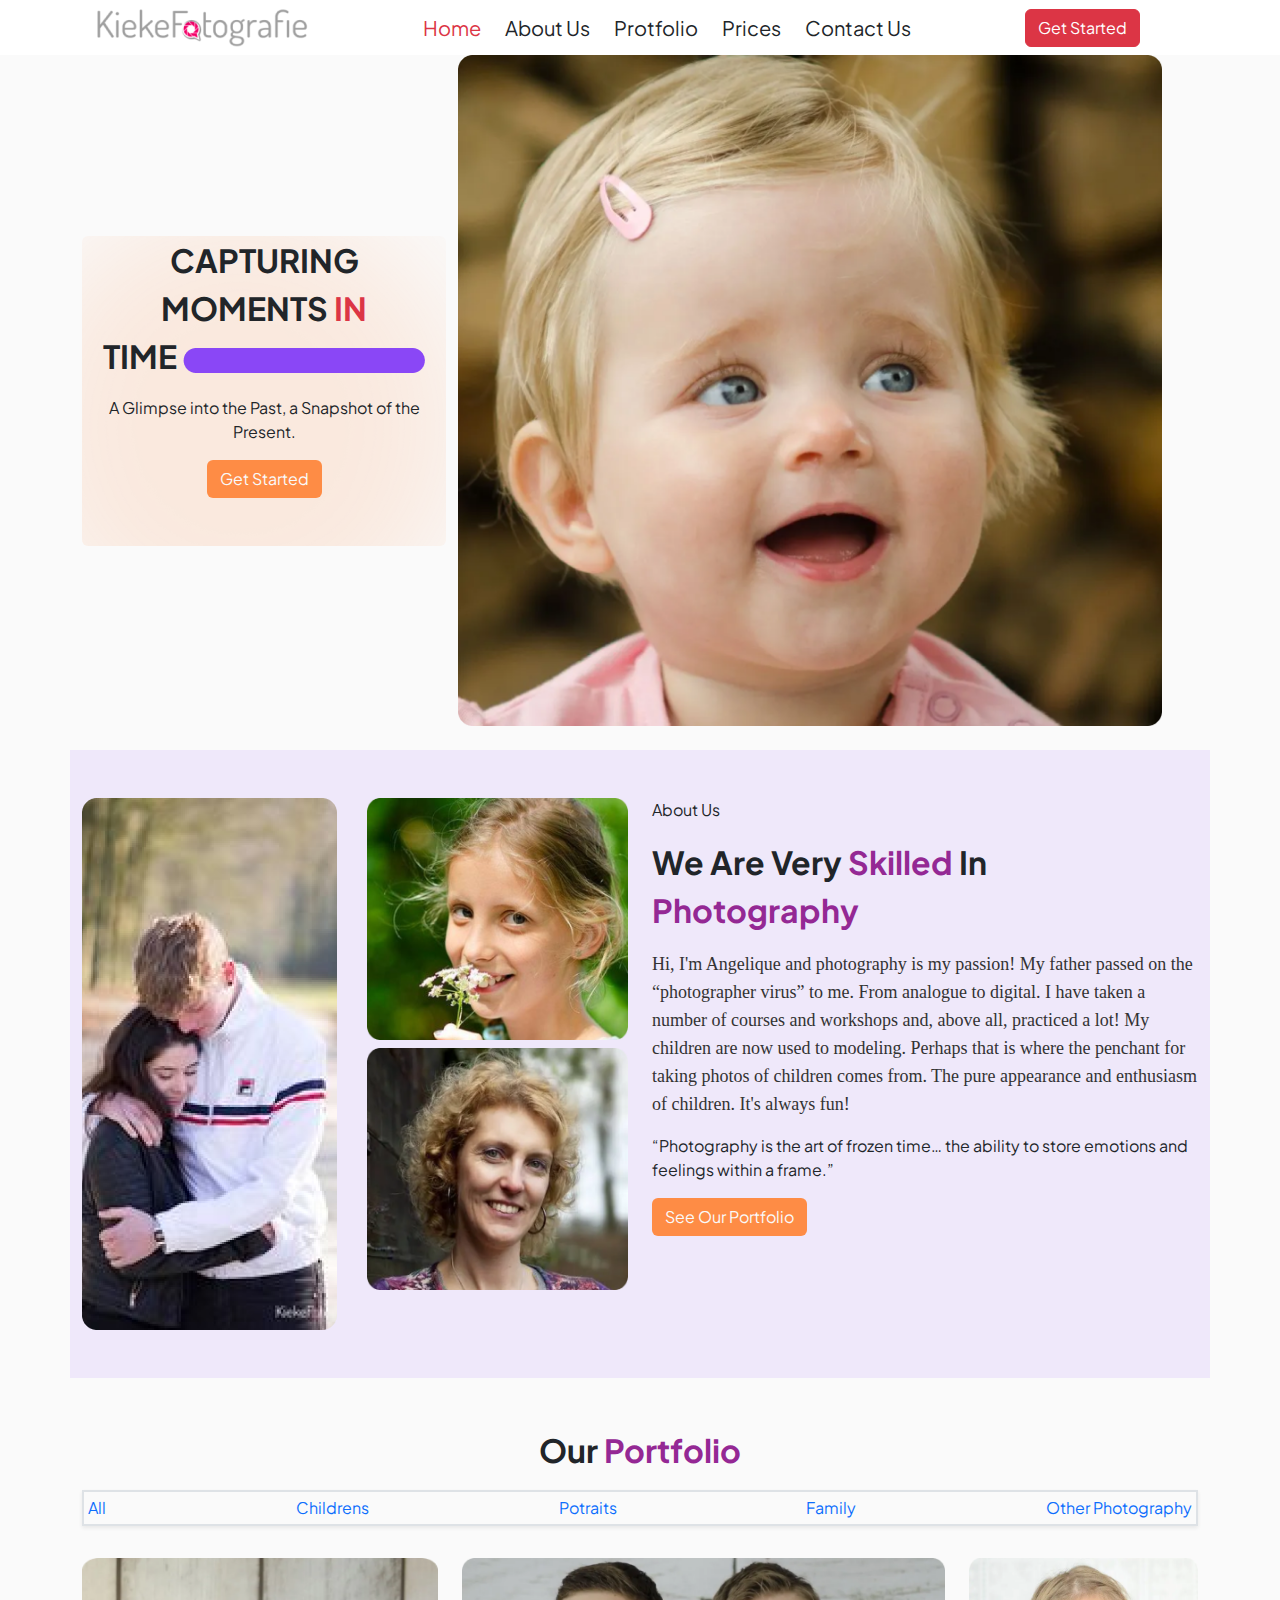
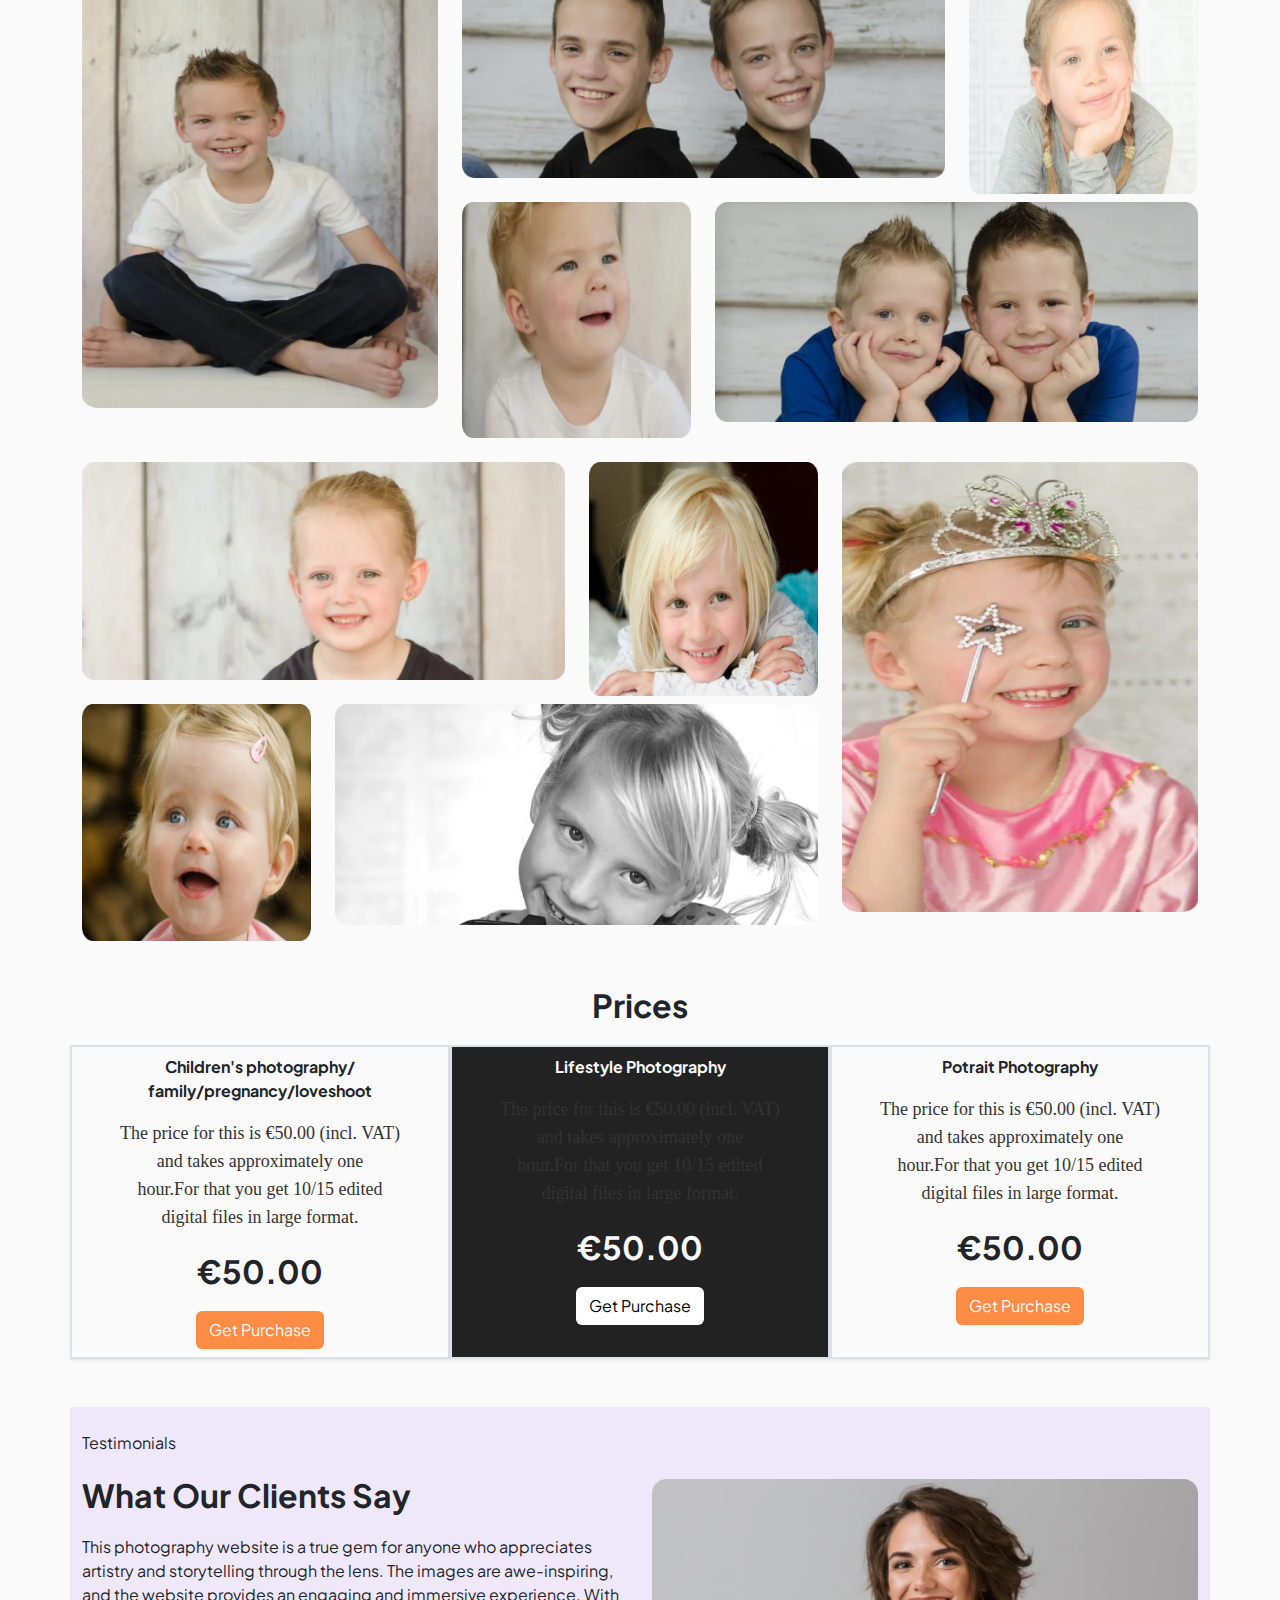
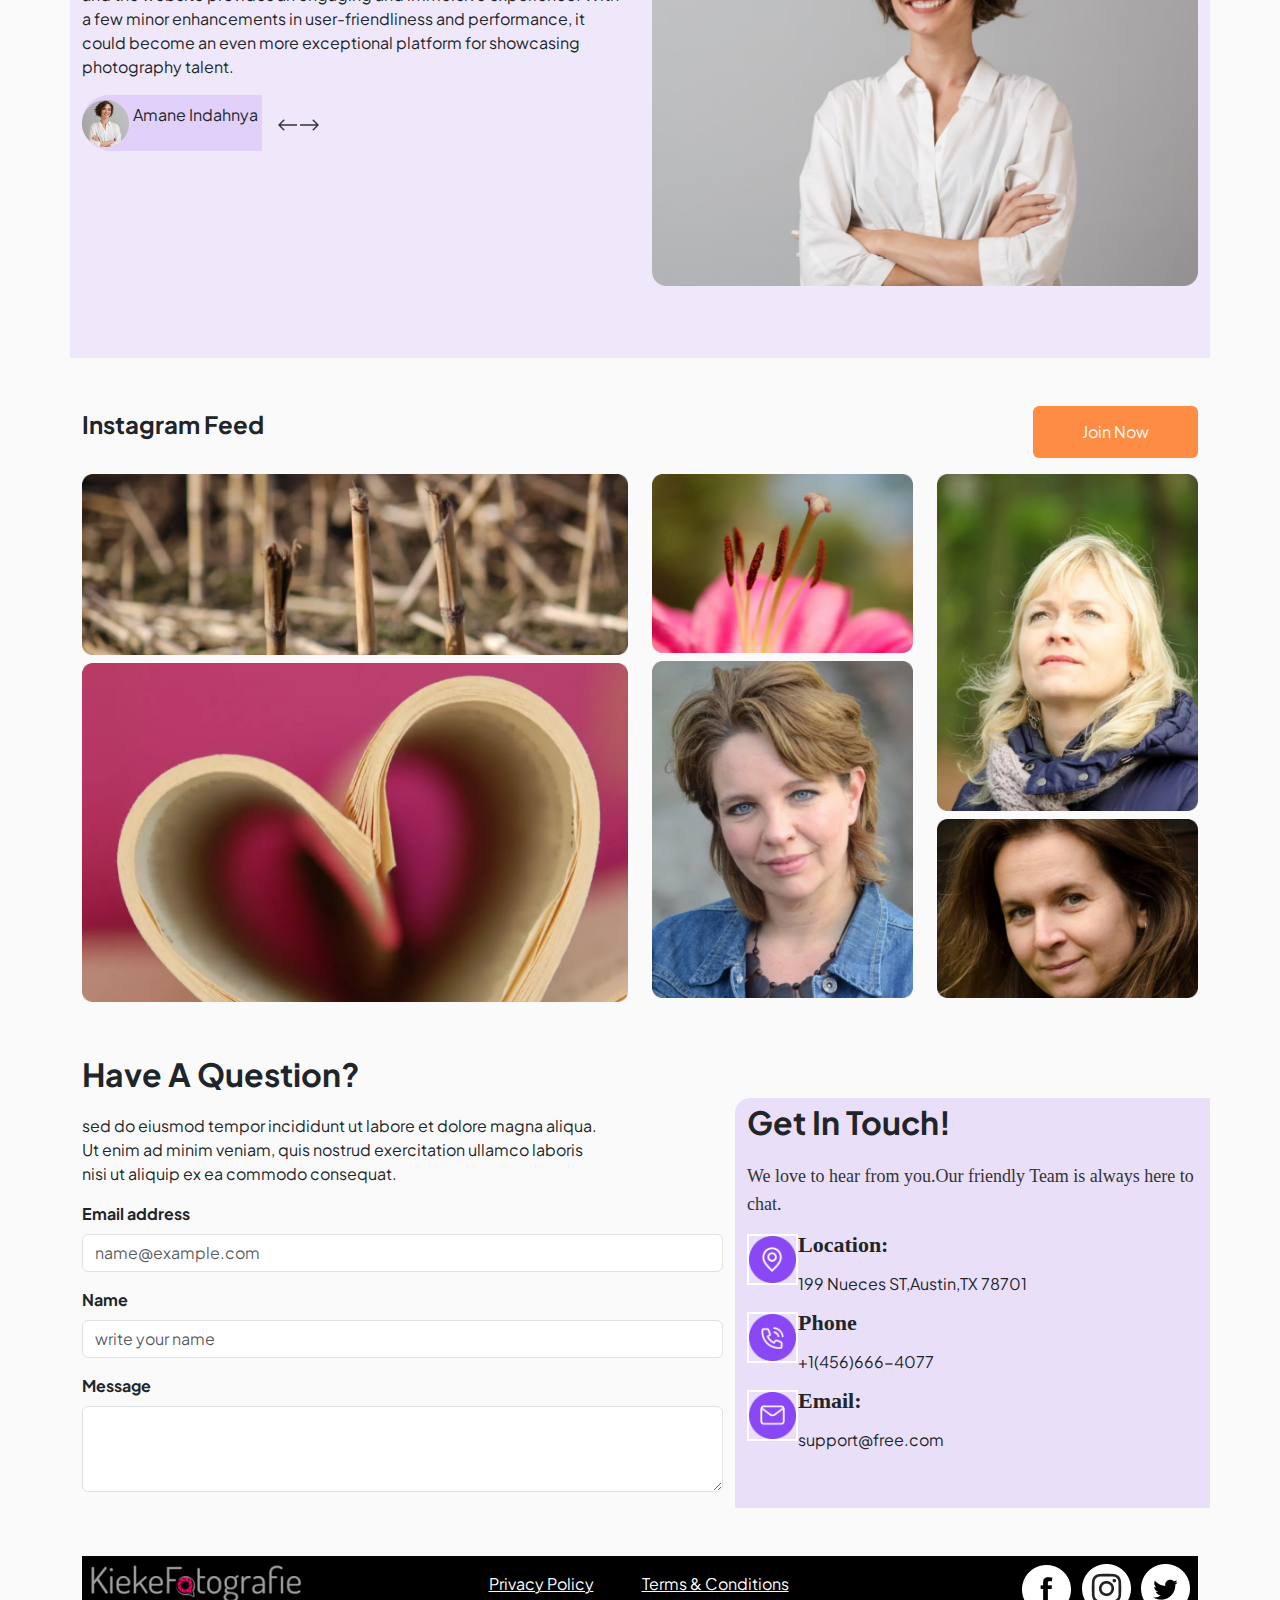
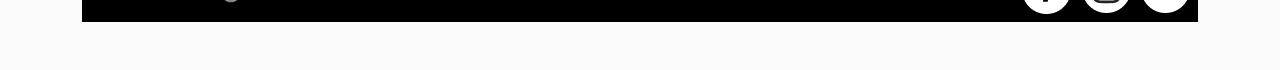
<file: index.html>
<!DOCTYPE html>
<html lang="en">
<head>
    <meta charset="UTF-8">
    <meta name="viewport" content="width=device-width, initial-scale=1.0">

    <title>Document</title>
    <link href="https://cdn.jsdelivr.net/npm/bootstrap@5.3.3/dist/css/bootstrap.min.css" rel="stylesheet" integrity="sha384-QWTKZyjpPEjISv5WaRU9OFeRpok6YctnYmDr5pNlyT2bRjXh0JMhjY6hW+ALEwIH" crossorigin="anonymous">
    <link rel="stylesheet" href="photograpy.css">
</head>
<body >
     <!--navbar-->
     <nav class="navbar navbar-light bg-white navbar-expand-lg">
        <div class="container px-md-5 mx-md-5 d-flex align-items-center justify-content-between">
            <img src="images/logo.png" alt="">

            <ul class="navbar-nav d-none d-md-flex align-items-lg-center gap-4 fs-5">
                <li class="nav-item text-danger">Home</li>
                <li class="nav-item">About Us</li>
                <li class="nav-item">Protfolio</li>
                <li class="nav-item">Prices</li>
                <li class="nav-item">Contact Us</li>
            </ul>

            <button type="submit" class="btn btn-danger">Get Started</button>
        </div>
    </nav> 

    <!-- banner -->
   <div class="container " >
    <div class=" row container">
        <!-- <img src="images/Ellipse 7.png" class="rounded" alt="..."> -->
        <div  class="rounded align-items-center text-center  my-auto  pt-40 col-md-4"  style="background-image: url('images/Ellipse 7.png');">
            <p class="text-lg fs-2 fw-bold">CAPTURING <br> MOMENTS <span class="
                text-danger">IN</span> <br> TIME <img src="images/Rectangle 2.png" alt="">
            </p>
            <p> A Glimpse into the Past, a Snapshot of the Present.</p>
            <button class="btn gray mb-5">Get Started</button>
        </div>
        <div class=" col-md-8 w-full">
            <img class="img-fluid " src="images/Rectangle 32.png" alt="">
            <!-- <img class="img-fluid" src="images/Rectangle 33.png" alt=""> -->
        </div>
    </div>
   </div>

   <!-- about -->
    <div class="container mt-4 py-5" style="background-image: url('images/Rectangle\ 9.png')">
        <div class="row">
            <div class="col-md-6">
               <div class="row">
                <div class="col-md-6">
                    <img class="img-fluid" src="images/Rectangle 5.png" alt="">

                </div>
                <div class="col-md-6 mb-5">
                    <img class="img-fluid h-50  " src="images/Rectangle 6.png" alt="">
                    <img class="img-fluid h-50 mt-2 " src="images/Rectangle 7.png" alt="">

                </div>
               </div>

            </div>
            <div class="col-md-6 ">
                <p>About Us</p>
                <p class="fs-2 fw-bold">We Are Very <span class="purpal">Skilled</span> In <br> <span class="purpal"> Photography</span></p>
                <p class="text1">Hi, I'm Angelique and photography is my passion! My father passed on the “photographer virus” to me. From analogue to digital. I have taken a number of courses and workshops and, above all, practiced a lot! My children are now used to modeling. Perhaps that is where the penchant for taking photos of children comes from. The pure appearance and enthusiasm of children. It's always fun!</p>
                <p>“Photography is the art of frozen time… the ability to store emotions and feelings within a frame.”</p>
                <button class=" btn gray">See Our Portfolio</button>

            </div>

        </div>

    </div>

    <!-- protfolio -->

    <div class="container mt-5">
        <div class="text-center">
             <p class="fs-2 fw-bold">Our <span class="purpal"> Portfolio</span></p>
        </div>
        <div class="d-flex  justify-content-between border border-2 p-1 shadow-sm">
            <a class="text-decoration-none " href="#">All</a>
            <a class="text-decoration-none" href="#">Childrens</a>
            <a class="text-decoration-none" href="#">Potraits</a>
            <a class="text-decoration-none" href="#">Family</a>
            <a class="text-decoration-none" href="#">Other Photography</a>
            
        </div>

        <div class="row mt-4">
            <div class="col-md-4">
                <img class="img-fluid img1  my-2" src="images/Rectangle 11.png" alt="">

            </div>
            <div class="col-md-8">
                <div class="row">
                    <div class="col-md-8">
                        <img class="img-fluid  my-2 " src="images/Rectangle 12.png" alt="">

                    </div>
                    <div class="col-md-4">
                        <img class="img-fluid h-100 w-100  my-2" src="images/Rectangle 13.png" alt="">

                    </div>
                    

                </div>
                <div class="row mt-2">
                    <div class="col-md-4">
                        <img class="img-fluid h-100 w-100  my-2" src="images/Rectangle 14.png" alt="">

                    </div>
                    <div class="col-md-8">
                        <img class="img-fluid  my-2" src="images/Rectangle 15.png" alt="">

                    </div>
                </div>

            </div>
        </div>
        <div class="row flex-row-reverse mt-4">
            <div class="col-md-4">
                <img class="img-fluid img1  my-2" src="images/Rectangle 18.png" alt="">

            </div>
            <div class="col-md-8">
                <div class="row">
                    <div class="col-md-8">
                        <img class="img-fluid  my-2" src="images/Rectangle 17.png" alt="">

                    </div>
                    <div class="col-md-4">
                        <img class="img-fluid h-100 w-100  my-2" src="images/Rectangle 16.png" alt="">

                    </div>
                    

                </div>
                <div class="row mt-2">
                    <div class="col-md-4">
                        <img class="img-fluid h-100 w-100  my-2" src="images/Rectangle 19.png" alt="">

                    </div>
                    <div class="col-md-8">
                        <img class="img-fluid  my-2" src="images/Rectangle 20.png" alt="">

                    </div>
                </div>

            </div>
        </div>

    </div>

    <!-- card -->
     <div class="container my-5">
        <p class="text-center fw-bold fs-2">Prices</p>
        <div class="row ">
           <div class="card1 col-md-4 text-center border border-2 p-2   shadow-sm">
            <p class="fw-bold">Children's photography/ <br> family/pregnancy/loveshoot</p>
            <p class="text1">The price for this is €50.00 (incl. VAT) <br> and takes approximately one <br> hour.For that you get 10/15 edited <br> digital files in large format.</p>
            <p class="fw-bold fs-2">€50.00</p>
            <button class="btn gray">Get Purchase</button>

           </div>
           <div class="card1 col-md-4 text-center border border-2 p-2 black1   shadow-sm">
            <p class="fw-bold">Lifestyle Photography</p>
            <p class="text1">The price for this is €50.00 (incl. VAT) <br> and takes approximately one <br> hour.For that you get 10/15 edited <br> digital files in large format.</p>
            <p class="fw-bold fs-2">€50.00</p>
            <button class="btn bg-white text-black">Get Purchase</button>

           </div>
           <div class="card1 col-md-4 text-center border border-2 p-2   shadow-sm">
            <p class="fw-bold">Potrait Photography</p>
            <p class="text1">The price for this is €50.00 (incl. VAT) <br> and takes approximately one <br> hour.For that you get 10/15 edited <br> digital files in large format.</p>
            <p class="fw-bold fs-2">€50.00</p>
            <button class="btn gray">Get Purchase</button>

           </div>
        </div>
     </div>

     <!-- testmonial -->
     <div class="container mt-4 py-4" style="background-image: url('images/Rectangle\ 9.png')">
        <div class="row flex-row-reverse">
            <div class="col-md-6 my-5">
                <img class="img-fluid w-100" src="images/Rectangle 24.png" alt="">
               

            </div>
            <div class="col-md-6">
                <p>Testimonials</p>
                <p class="fs-2 fw-bold">What Our Clients Say</p>
                <p class="fs-[18px]">This photography website is a true gem for anyone who appreciates artistry and storytelling through the lens. The images are awe-inspiring, and the website provides an engaging and immersive experience. With a few minor enhancements in user-friendliness and performance, it could become an even more exceptional platform for showcasing photography talent.</p>
                
                <div class="d-flex">
                    <div class="d-flex align-items-center" style="background-image: url('images/Rectangle\ 25.png')">
                        <img src="images/Ellipse 1.png" alt="">
                        <p class="text-center p-1">Amane Indahnya</p>
                    </div>
                    <div class="m-3">
                        <img src="images/Arrow 1.png" alt="">
                        <img src="images/Arrow 2.png" alt="">
                    </div>
                </div>

            </div>

        </div>

    </div>

    <!-- intragram page -->

    <div class="container my-5">
        <div class="d-flex justify-content-between">
            <p class="fw-bold fs-4">Instagram Feed</p>
            <button class="rounded px-5 btn gray">Join Now</button>
        </div>

        <div class="row my-3">
            <div class="col-md-6">
                <img class="img-fluid pb-2" src="images/Rectangle 40.png" alt="">
                <img class="img-fluid" src="images/Rectangle 35.png" alt="">

            </div>
            <div class="col-md-3">
                <img class="img-fluid pb-2" src="images/Rectangle 36.png" alt="">
                <img class="img-fluid" src="images/Rectangle 38.png" alt="">

            </div>
            <div class="col-md-3">
                <img class="img-fluid pb-2" src="images/Rectangle 37.png" alt="">
                <img class="img-fluid" src="images/Rectangle 39.png" alt="">

            </div>

        </div>

    </div>

    <!-- from -->

   <div class="container">
    <div class=" row">
        <div class="col-md-7">
            <p class="fs-2 fw-bold">Have A Question?</p>
            <p>sed do eiusmod tempor incididunt ut labore et dolore magna aliqua. <br> Ut enim ad minim veniam, quis nostrud exercitation ullamco laboris <br> nisi ut aliquip ex ea commodo consequat.</p>
            <div class="mb-3">
                <label for="exampleFormControlInput1" class="form-label fw-bold">Email address</label>
                <input type="email" class="form-control" id="exampleFormControlInput1" placeholder="name@example.com">
              </div>
            <div class="mb-3">
                <label for="exampleFormControlInput1" class="form-label fw-bold">Name</label>
                <input type="email" class="form-control" id="exampleFormControlInput1" placeholder="write your name">
              </div>
              <div class="mb-3">
                <label for="exampleFormControlTextarea1" class="form-label fw-bold">Message</label>
                <textarea class="form-control" id="exampleFormControlTextarea1" rows="3"></textarea>
              </div>


        </div>
        <div class="col-md-5 mt-5"  style="background-image: url('images/Rectangle\ 29.png')">
            <p class="fw-bold fs-2">Get In Touch!</p>
            <p class="text1">We love to hear from you.Our friendly Team is always here to chat.</p>
            <div class="d-flex justify-content-start" >
                <img class="img-fluid img2" src="images/Group 18.png" alt="">
               <div class=" ml-4">
                <p class="text2">Location:</p>
                <p >199 Nueces ST,Austin,TX 78701</p>
               </div>
            </div>
            <div class="d-flex justify-content-start" >
                <img class="img-fluid img2" src="images/Group 16.png" alt="">
               <div class=" ml-4">
                <p class="text2">Phone</p>
                <p >+1(456)666-4077</p>
               </div>
            </div>
            <div class="d-flex justify-content-start" >
                <img class="img-fluid img2" src="images/Group 15.png" alt="">
               <div class=" ml-4">
                <p class="text2">Email:</p>
                <p >support@free.com</p>
               </div>
            </div>

        </div>
    </div>

   </div>

   <!-- footer -->
    <div class="container my-5">
        <div class="d-flex justify-content-between bg-black p-2">
            <div>
                <img class="img-fluid" src="images/logo.png" alt="">
            </div>
            <div class="d-flex justify-content-between text-center p-2 text-white">
               <a class=" text-white" href="">Privacy Policy
               </a>
               <a class="mx-5  text-white" href=""> Terms & Conditions</a>
            </div>
            <div>
                <img class="img-fluid" src="images/Group 26.png" alt="">
            </div>

        </div>
    </div>






    

      <!-- <script src="https://cdn.jsdelivr.net/npm/bootstrap@5.3.3/dist/js/bootstrap.bundle.min.js" integrity="sha384-YvpcrYf0tY3lHB60NNkmXc5s9fDVZLESaAA55NDzOxhy9GkcIdslK1eN7N6jIeHz" crossorigin="anonymous"></script> -->
</body>
</html>
</file>
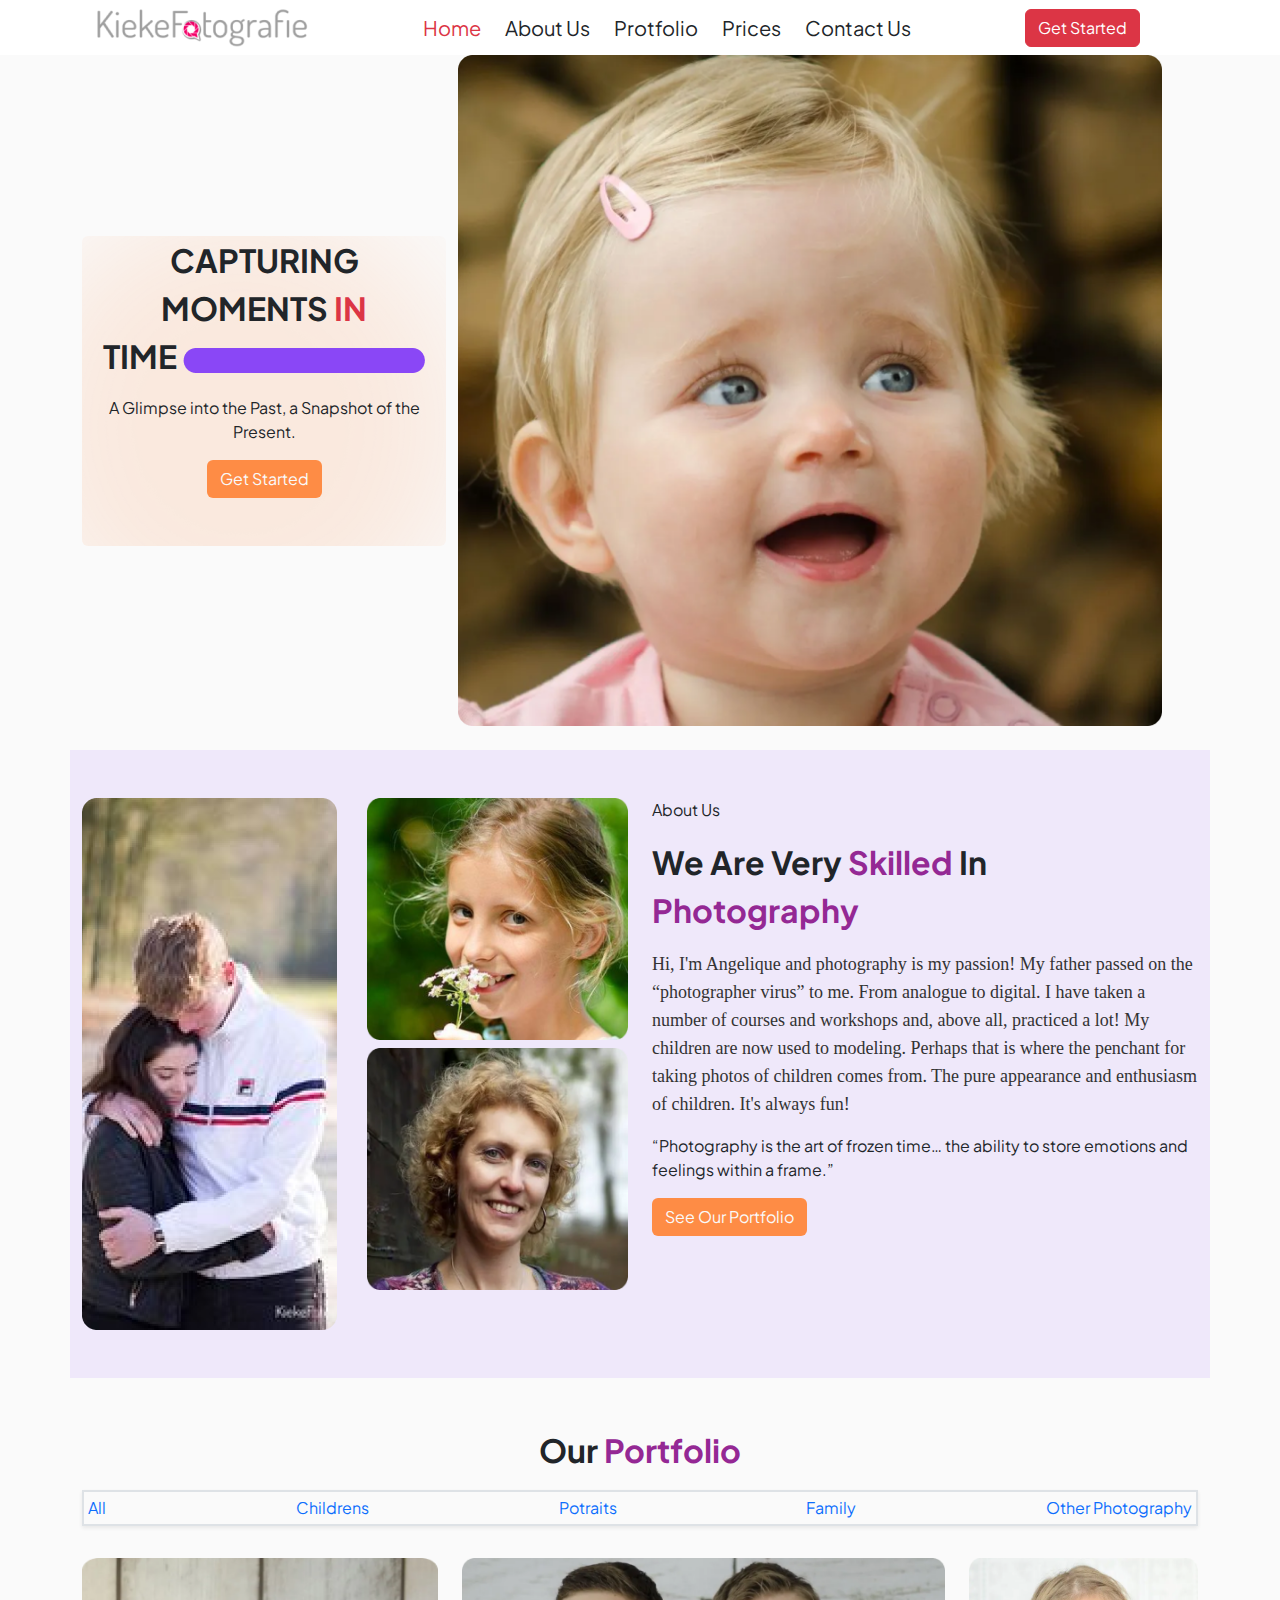
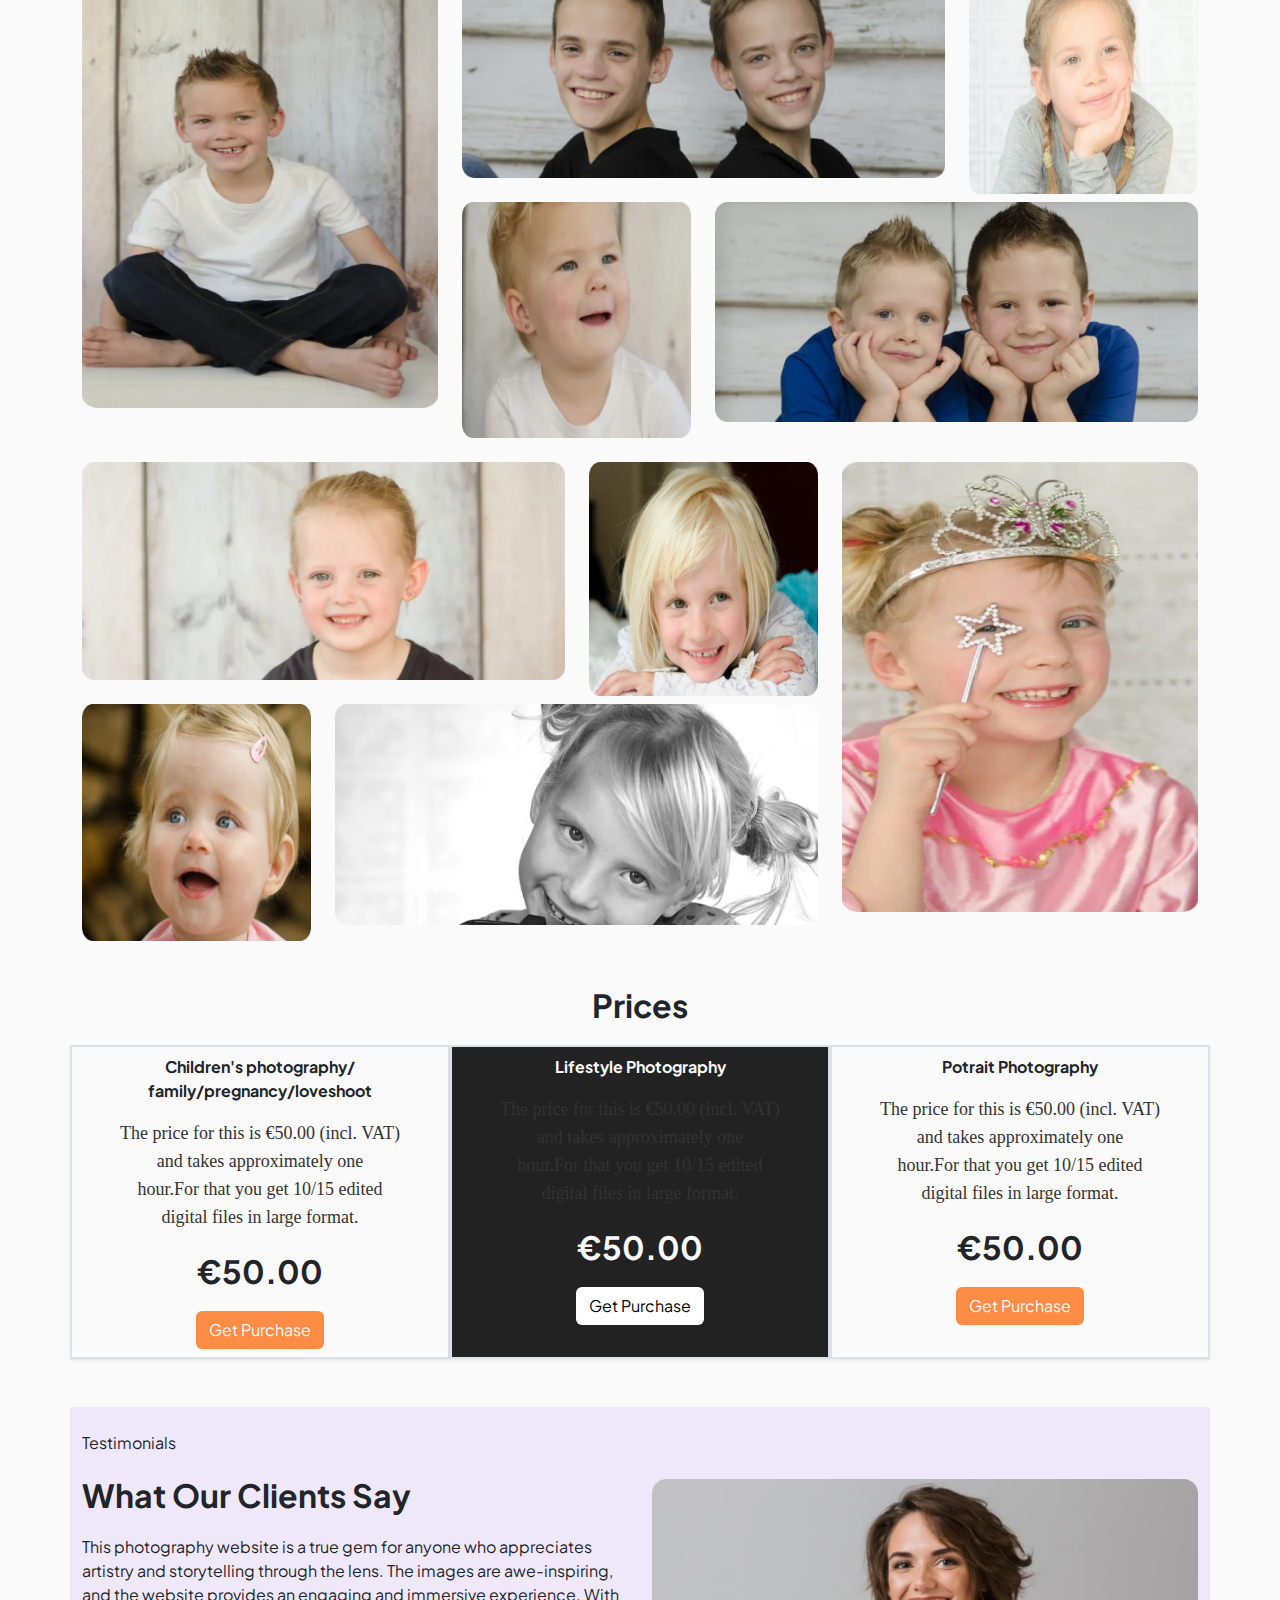
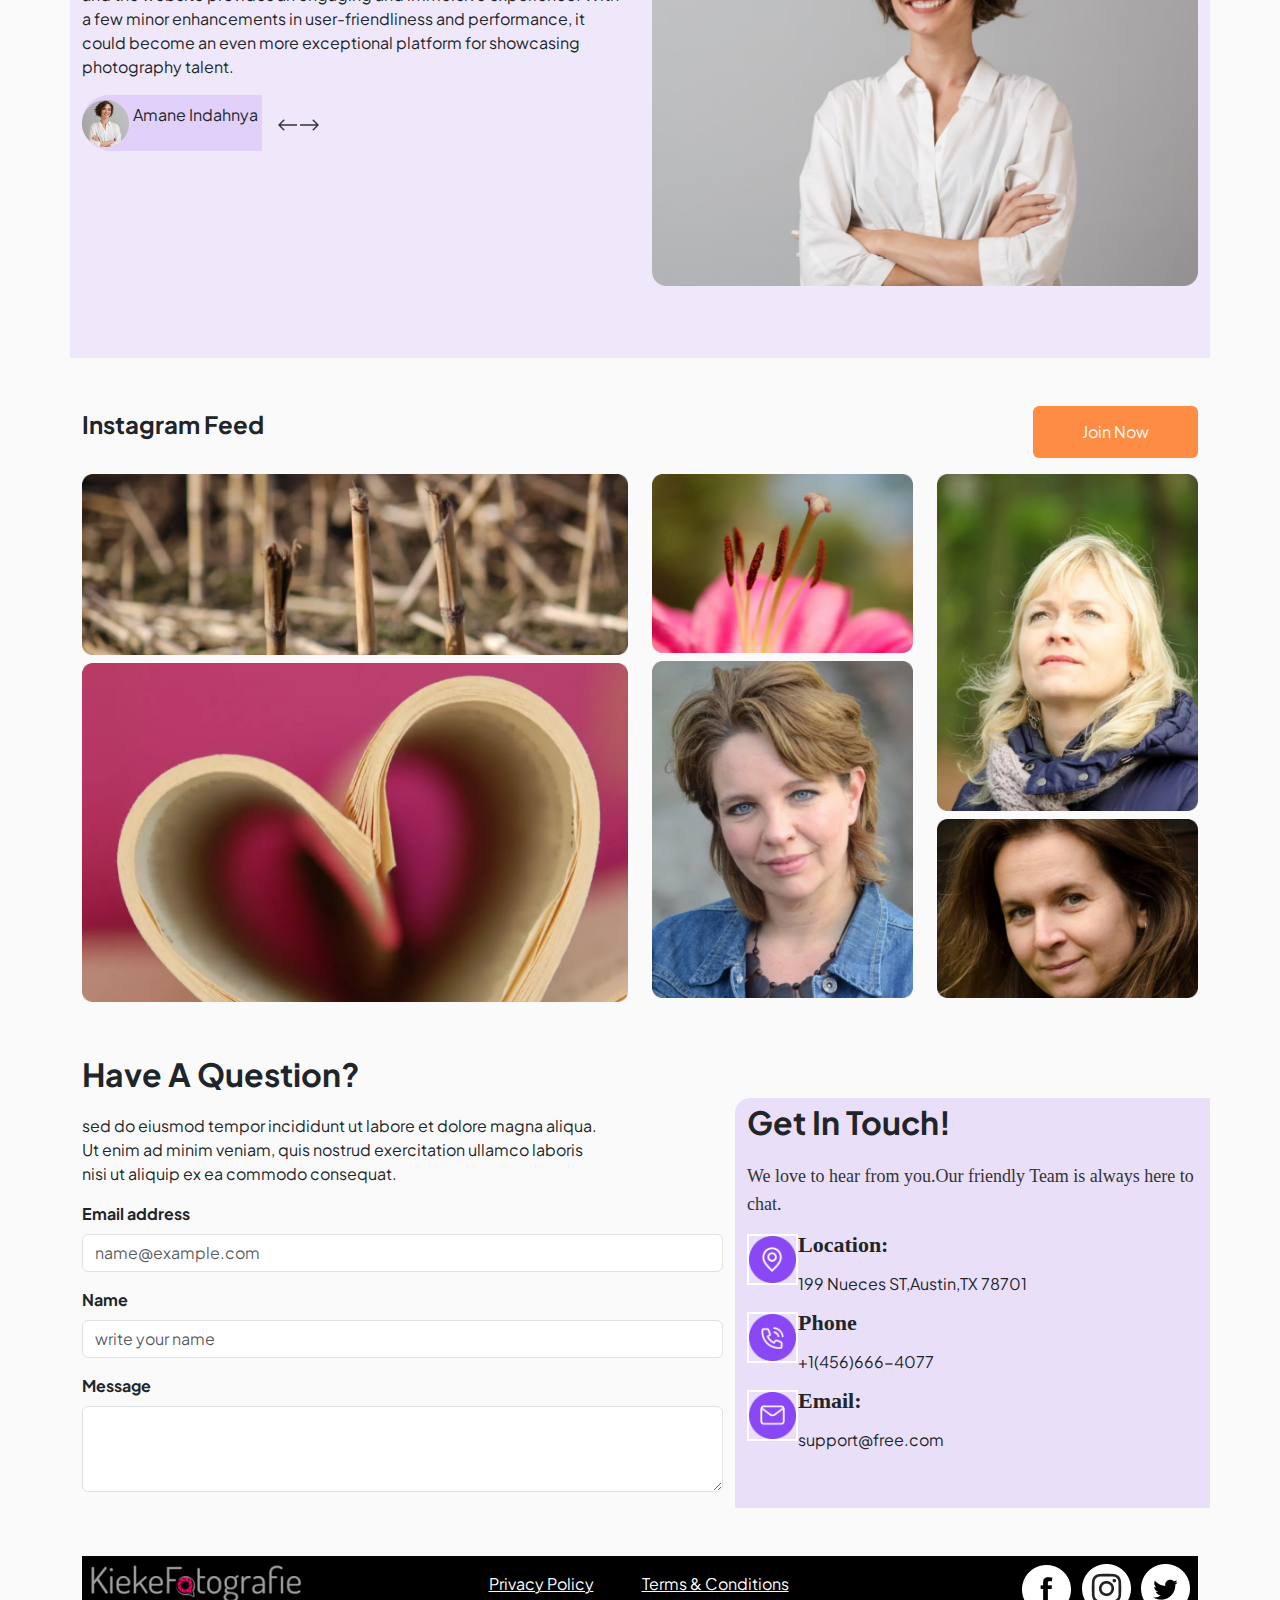
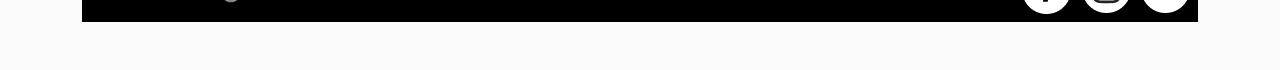
<file: photograpy.html>
<!DOCTYPE html>
<html lang="en">
<head>
    <meta charset="UTF-8">
    <meta name="viewport" content="width=device-width, initial-scale=1.0">

    <title>Document</title>
    <link href="https://cdn.jsdelivr.net/npm/bootstrap@5.3.3/dist/css/bootstrap.min.css" rel="stylesheet" integrity="sha384-QWTKZyjpPEjISv5WaRU9OFeRpok6YctnYmDr5pNlyT2bRjXh0JMhjY6hW+ALEwIH" crossorigin="anonymous">
    <link rel="stylesheet" href="photograpy.css">
</head>
<body >
     <!--navbar-->
     <nav class="navbar navbar-light bg-white navbar-expand-lg">
        <div class="container px-md-5 mx-md-5 d-flex align-items-center justify-content-between">
            <img src="images/logo.png" alt="">

            <ul class="navbar-nav d-none d-md-flex align-items-lg-center gap-4 fs-5">
                <li class="nav-item text-danger">Home</li>
                <li class="nav-item">About Us</li>
                <li class="nav-item">Protfolio</li>
                <li class="nav-item">Prices</li>
                <li class="nav-item">Contact Us</li>
            </ul>

            <button type="submit" class="btn btn-danger">Get Started</button>
        </div>
    </nav> 

    <!-- banner -->
   <div class="container " >
    <div class=" row container">
        <!-- <img src="images/Ellipse 7.png" class="rounded" alt="..."> -->
        <div  class="rounded align-items-center text-center  my-auto  pt-40 col-md-4"  style="background-image: url('images/Ellipse 7.png');">
            <p class="text-lg fs-2 fw-bold">CAPTURING <br> MOMENTS <span class="
                text-danger">IN</span> <br> TIME <img src="images/Rectangle 2.png" alt="">
            </p>
            <p> A Glimpse into the Past, a Snapshot of the Present.</p>
            <button class="btn gray mb-5">Get Started</button>
        </div>
        <div class=" col-md-8 w-full">
            <img class="img-fluid " src="images/Rectangle 32.png" alt="">
            <!-- <img class="img-fluid" src="images/Rectangle 33.png" alt=""> -->
        </div>
    </div>
   </div>

   <!-- about -->
    <div class="container mt-4 py-5" style="background-image: url('images/Rectangle\ 9.png')">
        <div class="row">
            <div class="col-md-6">
               <div class="row">
                <div class="col-md-6">
                    <img class="img-fluid" src="images/Rectangle 5.png" alt="">

                </div>
                <div class="col-md-6 mb-5">
                    <img class="img-fluid h-50  " src="images/Rectangle 6.png" alt="">
                    <img class="img-fluid h-50 mt-2 " src="images/Rectangle 7.png" alt="">

                </div>
               </div>

            </div>
            <div class="col-md-6 ">
                <p>About Us</p>
                <p class="fs-2 fw-bold">We Are Very <span class="purpal">Skilled</span> In <br> <span class="purpal"> Photography</span></p>
                <p class="text1">Hi, I'm Angelique and photography is my passion! My father passed on the “photographer virus” to me. From analogue to digital. I have taken a number of courses and workshops and, above all, practiced a lot! My children are now used to modeling. Perhaps that is where the penchant for taking photos of children comes from. The pure appearance and enthusiasm of children. It's always fun!</p>
                <p>“Photography is the art of frozen time… the ability to store emotions and feelings within a frame.”</p>
                <button class=" btn gray">See Our Portfolio</button>

            </div>

        </div>

    </div>

    <!-- protfolio -->

    <div class="container mt-5">
        <div class="text-center">
             <p class="fs-2 fw-bold">Our <span class="purpal"> Portfolio</span></p>
        </div>
        <div class="d-flex  justify-content-between border border-2 p-1 shadow-sm">
            <a class="text-decoration-none " href="#">All</a>
            <a class="text-decoration-none" href="#">Childrens</a>
            <a class="text-decoration-none" href="#">Potraits</a>
            <a class="text-decoration-none" href="#">Family</a>
            <a class="text-decoration-none" href="#">Other Photography</a>
            
        </div>

        <div class="row mt-4">
            <div class="col-md-4">
                <img class="img-fluid img1  my-2" src="images/Rectangle 11.png" alt="">

            </div>
            <div class="col-md-8">
                <div class="row">
                    <div class="col-md-8">
                        <img class="img-fluid  my-2 " src="images/Rectangle 12.png" alt="">

                    </div>
                    <div class="col-md-4">
                        <img class="img-fluid h-100 w-100  my-2" src="images/Rectangle 13.png" alt="">

                    </div>
                    

                </div>
                <div class="row mt-2">
                    <div class="col-md-4">
                        <img class="img-fluid h-100 w-100  my-2" src="images/Rectangle 14.png" alt="">

                    </div>
                    <div class="col-md-8">
                        <img class="img-fluid  my-2" src="images/Rectangle 15.png" alt="">

                    </div>
                </div>

            </div>
        </div>
        <div class="row flex-row-reverse mt-4">
            <div class="col-md-4">
                <img class="img-fluid img1  my-2" src="images/Rectangle 18.png" alt="">

            </div>
            <div class="col-md-8">
                <div class="row">
                    <div class="col-md-8">
                        <img class="img-fluid  my-2" src="images/Rectangle 17.png" alt="">

                    </div>
                    <div class="col-md-4">
                        <img class="img-fluid h-100 w-100  my-2" src="images/Rectangle 16.png" alt="">

                    </div>
                    

                </div>
                <div class="row mt-2">
                    <div class="col-md-4">
                        <img class="img-fluid h-100 w-100  my-2" src="images/Rectangle 19.png" alt="">

                    </div>
                    <div class="col-md-8">
                        <img class="img-fluid  my-2" src="images/Rectangle 20.png" alt="">

                    </div>
                </div>

            </div>
        </div>

    </div>

    <!-- card -->
     <div class="container my-5">
        <p class="text-center fw-bold fs-2">Prices</p>
        <div class="row ">
           <div class="card1 col-md-4 text-center border border-2 p-2   shadow-sm">
            <p class="fw-bold">Children's photography/ <br> family/pregnancy/loveshoot</p>
            <p class="text1">The price for this is €50.00 (incl. VAT) <br> and takes approximately one <br> hour.For that you get 10/15 edited <br> digital files in large format.</p>
            <p class="fw-bold fs-2">€50.00</p>
            <button class="btn gray">Get Purchase</button>

           </div>
           <div class="card1 col-md-4 text-center border border-2 p-2 black1   shadow-sm">
            <p class="fw-bold">Lifestyle Photography</p>
            <p class="text1">The price for this is €50.00 (incl. VAT) <br> and takes approximately one <br> hour.For that you get 10/15 edited <br> digital files in large format.</p>
            <p class="fw-bold fs-2">€50.00</p>
            <button class="btn bg-white text-black">Get Purchase</button>

           </div>
           <div class="card1 col-md-4 text-center border border-2 p-2   shadow-sm">
            <p class="fw-bold">Potrait Photography</p>
            <p class="text1">The price for this is €50.00 (incl. VAT) <br> and takes approximately one <br> hour.For that you get 10/15 edited <br> digital files in large format.</p>
            <p class="fw-bold fs-2">€50.00</p>
            <button class="btn gray">Get Purchase</button>

           </div>
        </div>
     </div>

     <!-- testmonial -->
     <div class="container mt-4 py-4" style="background-image: url('images/Rectangle\ 9.png')">
        <div class="row flex-row-reverse">
            <div class="col-md-6 my-5">
                <img class="img-fluid w-100" src="images/Rectangle 24.png" alt="">
               

            </div>
            <div class="col-md-6">
                <p>Testimonials</p>
                <p class="fs-2 fw-bold">What Our Clients Say</p>
                <p class="fs-[18px]">This photography website is a true gem for anyone who appreciates artistry and storytelling through the lens. The images are awe-inspiring, and the website provides an engaging and immersive experience. With a few minor enhancements in user-friendliness and performance, it could become an even more exceptional platform for showcasing photography talent.</p>
                
                <div class="d-flex">
                    <div class="d-flex align-items-center" style="background-image: url('images/Rectangle\ 25.png')">
                        <img src="images/Ellipse 1.png" alt="">
                        <p class="text-center p-1">Amane Indahnya</p>
                    </div>
                    <div class="m-3">
                        <img src="images/Arrow 1.png" alt="">
                        <img src="images/Arrow 2.png" alt="">
                    </div>
                </div>

            </div>

        </div>

    </div>

    <!-- intragram page -->

    <div class="container my-5">
        <div class="d-flex justify-content-between">
            <p class="fw-bold fs-4">Instagram Feed</p>
            <button class="rounded px-5 btn gray">Join Now</button>
        </div>

        <div class="row my-3">
            <div class="col-md-6">
                <img class="img-fluid pb-2" src="images/Rectangle 40.png" alt="">
                <img class="img-fluid" src="images/Rectangle 35.png" alt="">

            </div>
            <div class="col-md-3">
                <img class="img-fluid pb-2" src="images/Rectangle 36.png" alt="">
                <img class="img-fluid" src="images/Rectangle 38.png" alt="">

            </div>
            <div class="col-md-3">
                <img class="img-fluid pb-2" src="images/Rectangle 37.png" alt="">
                <img class="img-fluid" src="images/Rectangle 39.png" alt="">

            </div>

        </div>

    </div>

    <!-- from -->

   <div class="container">
    <div class=" row">
        <div class="col-md-7">
            <p class="fs-2 fw-bold">Have A Question?</p>
            <p>sed do eiusmod tempor incididunt ut labore et dolore magna aliqua. <br> Ut enim ad minim veniam, quis nostrud exercitation ullamco laboris <br> nisi ut aliquip ex ea commodo consequat.</p>
            <div class="mb-3">
                <label for="exampleFormControlInput1" class="form-label fw-bold">Email address</label>
                <input type="email" class="form-control" id="exampleFormControlInput1" placeholder="name@example.com">
              </div>
            <div class="mb-3">
                <label for="exampleFormControlInput1" class="form-label fw-bold">Name</label>
                <input type="email" class="form-control" id="exampleFormControlInput1" placeholder="write your name">
              </div>
              <div class="mb-3">
                <label for="exampleFormControlTextarea1" class="form-label fw-bold">Message</label>
                <textarea class="form-control" id="exampleFormControlTextarea1" rows="3"></textarea>
              </div>


        </div>
        <div class="col-md-5 mt-5"  style="background-image: url('images/Rectangle\ 29.png')">
            <p class="fw-bold fs-2">Get In Touch!</p>
            <p class="text1">We love to hear from you.Our friendly Team is always here to chat.</p>
            <div class="d-flex justify-content-start" >
                <img class="img-fluid img2" src="images/Group 18.png" alt="">
               <div class=" ml-4">
                <p class="text2">Location:</p>
                <p >199 Nueces ST,Austin,TX 78701</p>
               </div>
            </div>
            <div class="d-flex justify-content-start" >
                <img class="img-fluid img2" src="images/Group 16.png" alt="">
               <div class=" ml-4">
                <p class="text2">Phone</p>
                <p >+1(456)666-4077</p>
               </div>
            </div>
            <div class="d-flex justify-content-start" >
                <img class="img-fluid img2" src="images/Group 15.png" alt="">
               <div class=" ml-4">
                <p class="text2">Email:</p>
                <p >support@free.com</p>
               </div>
            </div>

        </div>
    </div>

   </div>

   <!-- footer -->
    <div class="container my-5">
        <div class="d-flex justify-content-between bg-black p-2">
            <div>
                <img class="img-fluid" src="images/logo.png" alt="">
            </div>
            <div class="d-flex justify-content-between text-center p-2 text-white">
               <a class=" text-white" href="">Privacy Policy
               </a>
               <a class="mx-5  text-white" href=""> Terms & Conditions</a>
            </div>
            <div>
                <img class="img-fluid" src="images/Group 26.png" alt="">
            </div>

        </div>
    </div>






    

      <script src="https://cdn.jsdelivr.net/npm/bootstrap@5.3.3/dist/js/bootstrap.bundle.min.js" integrity="sha384-YvpcrYf0tY3lHB60NNkmXc5s9fDVZLESaAA55NDzOxhy9GkcIdslK1eN7N6jIeHz" crossorigin="anonymous"></script>
</body>
</html>
</file>
<file: photograpy.css>
@import url('https://fonts.googleapis.com/css2?family=Plus+Jakarta+Sans:ital,wght@0,200..800;1,200..800&display=swap');

*{
    margin: 0;
    padding: 0;
    box-sizing: border-box;
}

body{
    font-family: "Plus Jakarta Sans", sans-serif;
    background-color: #FAFAFA;
}
.gray{
    background-color:  #FE8C45;
    color:#FAFAFA
    ;
}
.purpal{
    color: rgb(148, 40, 148);
    ;
}
.img1{
    width: 390px;
height: 450px;


gap: 0px;
/* border-radius: 15px 0px 0px 0px; */
opacity: 0px;

}
card1{
    width: 350px;
height: 350px;


gap: 0px;

opacity: 0px;

}
.black1{
    background-color: #222222;
    color:#FAFAFA
}
.img2{
    width: 51px;
    height: 51px;
    border: 2px solid #FFFFFF;
    gap: 0px;
    opacity: 0px;
    
    

}
.text2{
    font-family: Quicksand;
font-size: 22px;
font-weight: 600;
line-height: 22px;


}
.text1{
    font-family: Quicksand;
font-size: 18px;
font-weight: 400;
line-height: 28px;
color: #333333;


}
.mincard{
    width: 249px;
height: 46px;


gap: 0px;
opacity: 0px;

}
</file>
